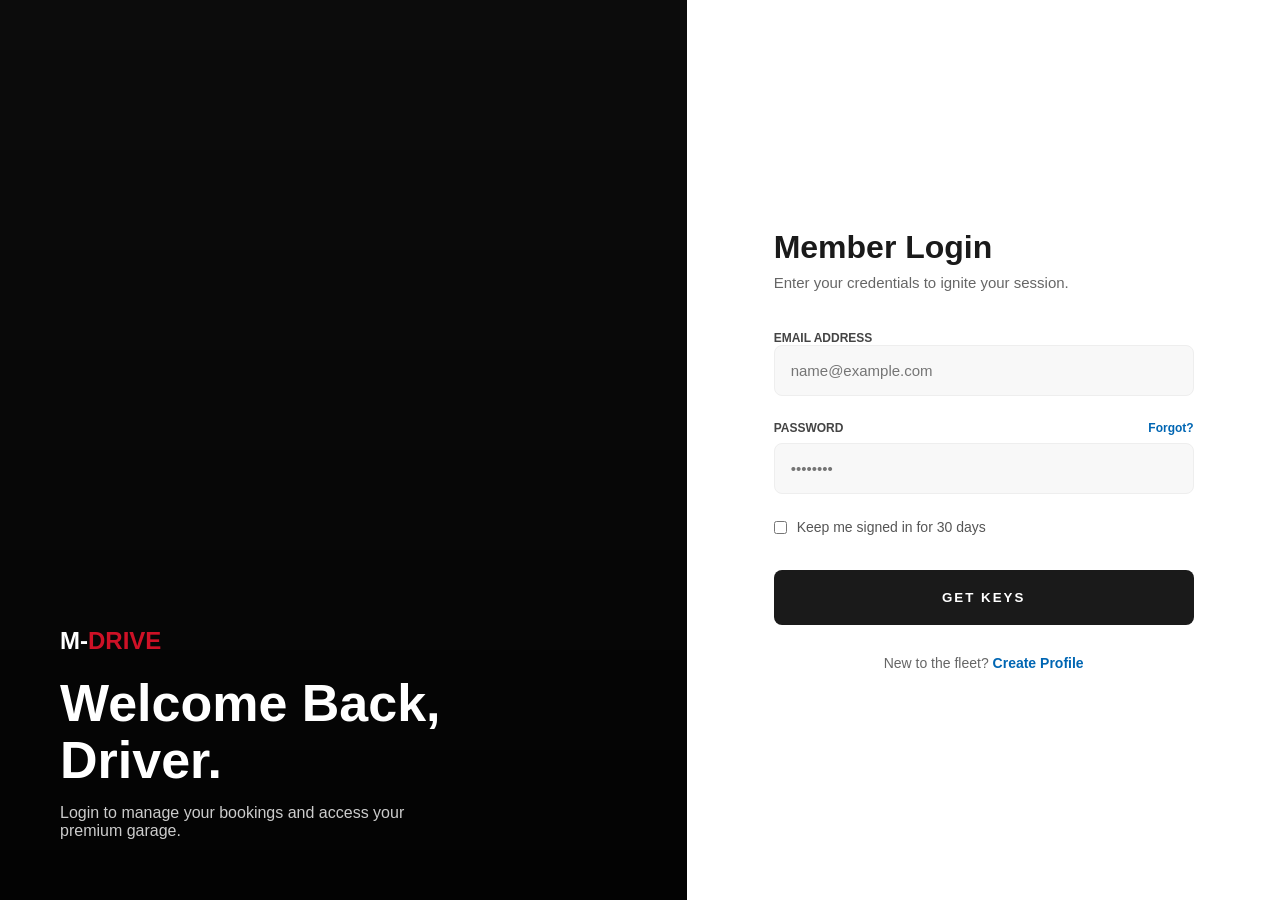
<file: login.html>
<!DOCTYPE html>
<html lang="en">
<head>
    <meta charset="UTF-8">
    <meta name="viewport" content="width=device-width, initial-scale=1.0">
    <title>Login | M-Drive Elite</title>
    <link rel="stylesheet" href="login-style.css">
</head>
<body>

    <div class="login-container">
        <div class="login-visual">
            <div class="visual-overlay">
                <div class="logo">M-<span>DRIVE</span></div>
                <h1>Welcome Back, <br>Driver.</h1>
                <p>Login to manage your bookings and access your premium garage.</p>
            </div>
        </div>

        <div class="login-form-section">
            <div class="form-wrapper">
                <h2>Member Login</h2>
                <p class="subtitle">Enter your credentials to ignite your session.</p>

                <form id="loginForm" onsubmit="dashboard(event)">
                    <div class="input-group">
                        <label>Email Address</label>
                        <input type="email" placeholder="name@example.com" required>
                    </div>

                    <div class="input-group">
                        <div class="label-row">
                            <label>Password</label>
                            <a href="#" class="forgot-link">Forgot?</a>
                        </div>
                        <input type="password" placeholder="••••••••" required>
                    </div>

                    <div class="remember-me">
                        <input type="checkbox" id="remember">
                        <label for="remember">Keep me signed in for 30 days</label>
                    </div>

                    <button type="submit" class="login-btn">GET KEYS</button>
                </form>

                <p class="register-redirect">New to the fleet? <a href="register.html">Create Profile</a></p>
            </div>
        </div>
    </div>

    <script>
        function dashboard(event){
            event.preventDefault();
            window.location.href="dashbord.html"
        }
    </script>
</body>
</html>
</file>
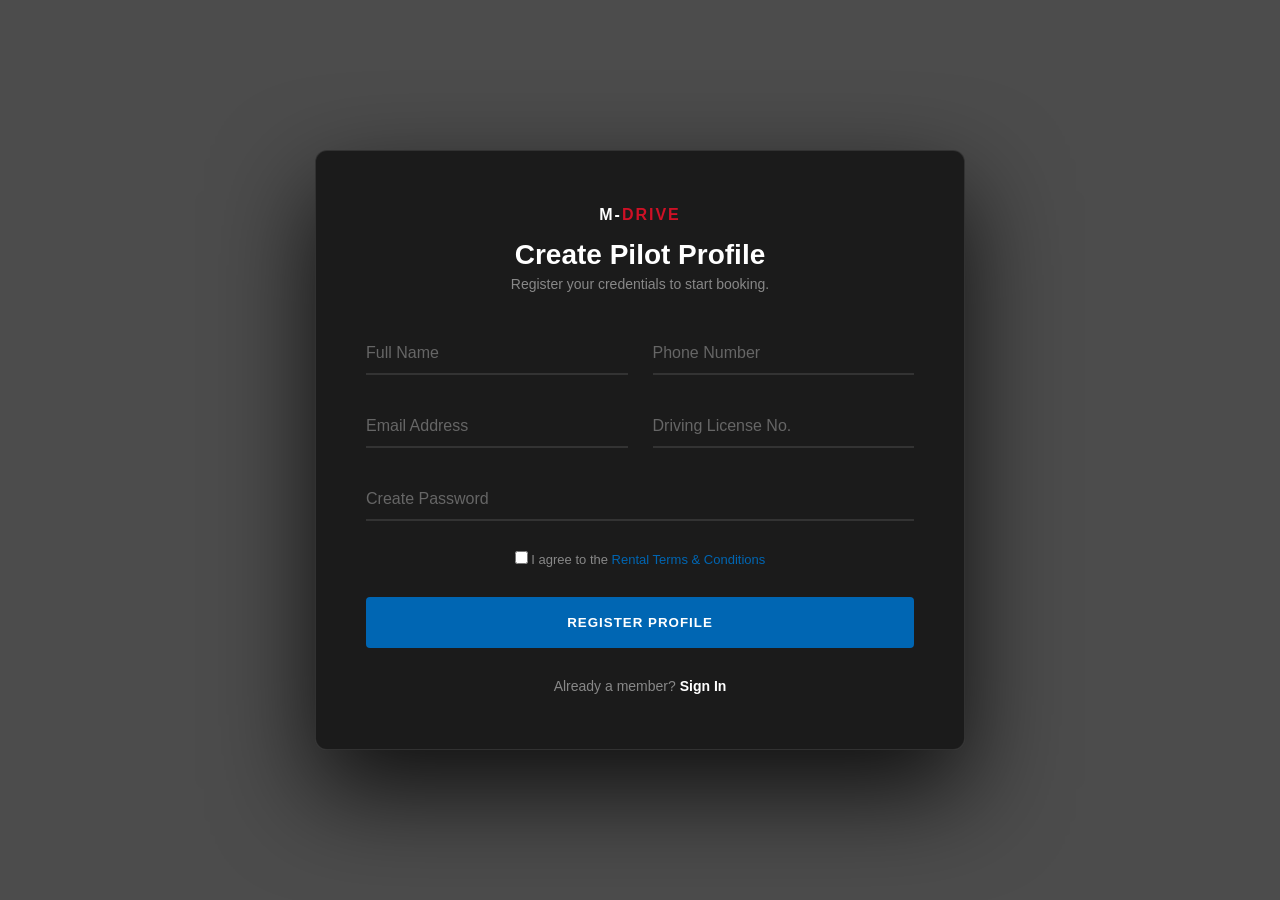
<file: register.html>
<!DOCTYPE html>
<html lang="en">
<head>
    <meta charset="UTF-8">
    <meta name="viewport" content="width=device-width, initial-scale=1.0">
    <title>Join the Fleet | M-DRIVE</title>
    <link rel="stylesheet" href="register-style.css">
</head>
<body>

    <div class="reg-wrapper">
        <div class="reg-card">
            <div class="reg-header">
                <div class="logo">M-<span>DRIVE</span></div>
                <h2>Create Pilot Profile</h2>
                <p>Register your credentials to start booking.</p>
            </div>

            <form id="registrationForm">
                <div class="form-grid">
                    <div class="input-group">
                        <input type="text" id="fullname" required>
                        <label>Full Name</label>
                    </div>

                    <div class="input-group">
                        <input type="tel" id="phone" required>
                        <label>Phone Number</label>
                    </div>

                    <div class="input-group">
                        <input type="email" id="email" required>
                        <label>Email Address</label>
                    </div>

                    <div class="input-group">
                        <input type="text" id="license" required>
                        <label>Driving License No.</label>
                    </div>

                    <div class="input-group full-width">
                        <input type="password" id="pass" required>
                        <label>Create Password</label>
                    </div>
                </div>

                <div class="terms">
                    <label>
                        <input type="checkbox" required> 
                        I agree to the <span>Rental Terms & Conditions</span>
                    </label>
                </div>

                <button type="submit" class="reg-btn">REGISTER PROFILE</button>
            </form>

            <div class="reg-footer">
                <p>Already a member? <a href="login.html">Sign In</a></p>
            </div>
        </div>
    </div>

</body>
</html>
</file>
<file: login-style.css>
:root {
    --m-red: #ce1126;
    --m-blue: #0066b3;
    --dark-bg: #0f0f0f;
    --text-grey: #666;
}

* { margin: 0; padding: 0; box-sizing: border-box; font-family: 'Inter', sans-serif; }

body { background-color: var(--dark-bg); height: 100vh; overflow: hidden; }

.login-container { display: flex; height: 100vh; }

/* Left Visual Section - Matching Register Page */
.login-visual {
    flex: 1.2; /* Slightly wider visual for impact */
    background: linear-gradient(rgba(0,0,0,0.2), rgba(0,0,0,0.8)), 
                url('https://images.unsplash.com/photo-1580273916550-e323be2ae537?auto=format&fit=crop&q=80&w=1200');
    background-size: cover;
    background-position: center;
    display: flex;
    align-items: flex-end;
    padding: 60px;
}

.logo { font-size: 24px; font-weight: 900; margin-bottom: 20px; color: white; }
.logo span { color: var(--m-red); }
.login-visual h1 { font-size: 52px; font-weight: 900; color: white; line-height: 1.1; }
.login-visual p { color: #ccc; margin-top: 15px; max-width: 400px; }

/* Right Form Section */
.login-form-section {
    flex: 1;
    background: #ffffff;
    display: flex;
    justify-content: center;
    align-items: center;
    padding: 60px; /* Perfect outer padding */
}

.form-wrapper { width: 100%; max-width: 420px; }

h2 { font-size: 32px; font-weight: 800; color: #1a1a1a; margin-bottom: 8px; }
.subtitle { color: var(--text-grey); margin-bottom: 40px; font-size: 15px; }

/* Form Elements */
.input-group { margin-bottom: 25px; }

.label-row { display: flex; justify-content: space-between; align-items: center; margin-bottom: 8px; }

.input-group label {
    display: block;
    font-size: 12px;
    font-weight: 700;
    text-transform: uppercase;
    color: #444;
}

.forgot-link { font-size: 12px; color: var(--m-blue); text-decoration: none; font-weight: 600; }

.input-group input {
    width: 100%;
    padding: 16px;
    background: #f8f8f8;
    border: 1px solid #eee;
    border-radius: 8px;
    font-size: 15px;
    outline: none;
    transition: all 0.3s ease;
}

.input-group input:focus {
    border-color: var(--m-blue);
    background: #fff;
    box-shadow: 0 5px 15px rgba(0, 102, 179, 0.1);
}

.remember-me {
    display: flex;
    align-items: center;
    gap: 10px;
    font-size: 14px;
    color: #555;
    margin-bottom: 35px;
}

/* Button Padding & Glow */
.login-btn {
    width: 100%;
    padding: 20px;
    background: #1a1a1a;
    color: white;
    border: none;
    border-radius: 8px;
    font-weight: 800;
    letter-spacing: 2px;
    text-transform: uppercase;
    cursor: pointer;
    transition: 0.4s cubic-bezier(0.175, 0.885, 0.32, 1.275);
}

.login-btn:hover {
    background: var(--m-red);
    transform: translateY(-2px);
    box-shadow: 0 12px 24px rgba(206, 17, 38, 0.3);
}

.register-redirect { margin-top: 30px; text-align: center; font-size: 14px; color: var(--text-grey); }
.register-redirect a { color: var(--m-blue); text-decoration: none; font-weight: 700; }
</file>
<file: register-style.css>
:root {
    --m-blue: #0066b3;
    --m-red: #ce1126;
    --dark-bg: #0a0a0a;
    --glass: rgba(255, 255, 255, 0.06);
}

* { margin: 0; padding: 0; box-sizing: border-box; font-family: 'Inter', sans-serif; }

body {
    height: 100vh;
    display: flex;
    align-items: center;
    justify-content: center;
    background: linear-gradient(rgba(0,0,0,0.7), rgba(0,0,0,0.7)), 
                url('https://images.unsplash.com/photo-1617531653332-bd46c24f2068?auto=format&fit=crop&q=80&w=2000'); /* M5 Rear View */
    background-size: cover;
    background-position: center;
}

.reg-card {
    background: rgba(15, 15, 15, 0.8);
    backdrop-filter: blur(25px);
    border: 1px solid rgba(255, 255, 255, 0.1);
    
    /* PERFECT PADDING RATIO */
    padding: 55px 50px; 
    
    width: 650px;
    border-radius: 12px;
    box-shadow: 0 40px 100px rgba(0,0,0,0.8);
}

.reg-header { text-align: center; margin-bottom: 40px; }
.logo { font-weight: 900; color: white; letter-spacing: 2px; margin-bottom: 15px; }
.logo span { color: var(--m-red); }
h2 { color: white; font-size: 28px; }
p { color: #888; font-size: 14px; margin-top: 5px; }

/* Grid for Two-Column Layout */
.form-grid {
    display: grid;
    grid-template-columns: 1fr 1fr;
    gap: 30px 25px; /* Vertical and Horizontal padding between inputs */
}

.full-width { grid-column: span 2; }

.input-group { position: relative; }

.input-group input {
    width: 100%;
    padding: 12px 0;
    background: transparent;
    border: none;
    border-bottom: 2px solid #333;
    color: white;
    font-size: 15px;
    outline: none;
    transition: 0.3s;
}

.input-group label {
    position: absolute;
    top: 12px; left: 0;
    color: #666;
    pointer-events: none;
    transition: 0.3s ease;
}

/* Label Animation */
.input-group input:focus ~ label,
.input-group input:valid ~ label {
    top: -18px;
    font-size: 11px;
    color: var(--m-blue);
    text-transform: uppercase;
    letter-spacing: 1px;
}

.input-group input:focus { border-bottom-color: var(--m-blue); }

.terms {
    margin: 30px 0;
    color: #888;
    font-size: 13px;
    text-align: center;
}
.terms span { color: var(--m-blue); cursor: pointer; }

.reg-btn {
    width: 100%;
    padding: 18px;
    background: var(--m-blue);
    color: white;
    border: none;
    border-radius: 4px;
    font-weight: 800;
    cursor: pointer;
    transition: 0.3s;
    letter-spacing: 1px;
}

.reg-btn:hover {
    background: var(--m-red);
    box-shadow: 0 10px 20px rgba(206, 17, 38, 0.3);
}

.reg-footer {
    text-align: center;
    margin-top: 30px;
    font-size: 14px;
    color: #666;
}
.reg-footer a { color: white; text-decoration: none; font-weight: bold; }

/* Mobile Responsive */
@media (max-width: 700px) {
    .reg-card { width: 90%; padding: 40px 20px; }
    .form-grid { grid-template-columns: 1fr; }
    .full-width { grid-column: span 1; }
}
</file>
